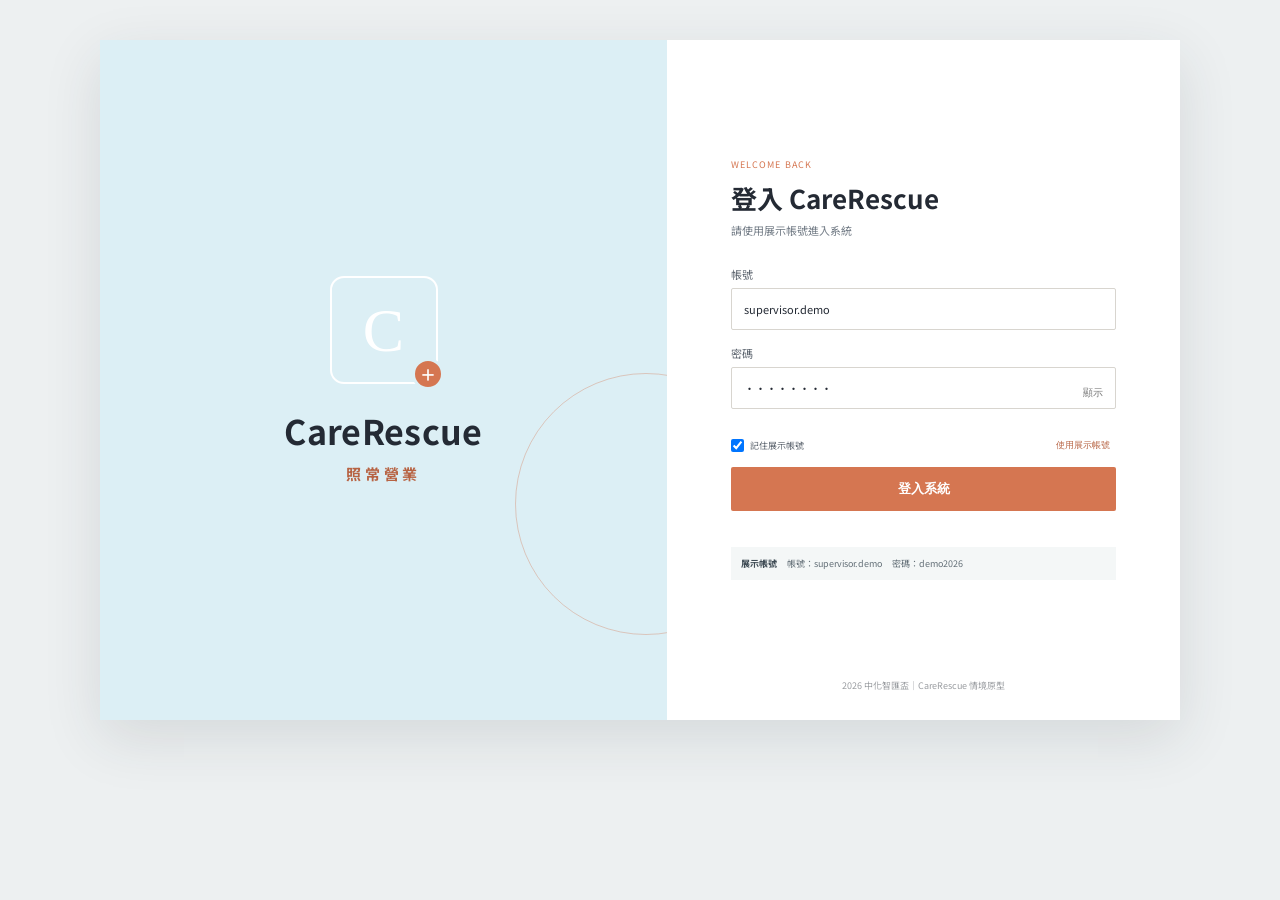
<file: index.html>
<!doctype html>
<html lang="zh-Hant">
<head>
  <meta charset="UTF-8" />
  <meta name="viewport" content="width=device-width, initial-scale=1.0" />
  <title>CareRescue 居服異動與量能救援台</title>
  <link rel="preconnect" href="https://fonts.googleapis.com">
  <link rel="preconnect" href="https://fonts.gstatic.com" crossorigin>
  <link href="https://fonts.googleapis.com/css2?family=Noto+Sans+TC:wght@400;500;600;700;800&display=swap" rel="stylesheet">
  <link rel="stylesheet" href="styles.css" />
</head>
<body>
  <aside class="sidebar">
    <div class="brand"><span class="brand-mark">C</span><div><strong>CareRescue</strong><small>居服異動與量能救援台</small></div></div>
    <nav id="nav">
      <button class="nav-item active" data-view="dashboard"><span>⌂</span>今日量能總覽</button>
      <button class="nav-item" data-view="events"><span>▣</span>異動事件</button>
      <button class="nav-item" data-view="leave"><span>◷</span>請假管理</button>
      <button class="nav-item" data-view="rescue"><span>✦</span>救援決策台 <b>3</b></button>
      <button class="nav-item" data-view="tracking"><span>✓</span>通知與追蹤</button>
      <button class="nav-item" data-view="people"><span>♙</span>人員與班表</button>
      <button class="nav-item" data-view="analytics"><span>▥</span>量能分析</button>
    </nav>
    <div class="principle"><strong>決策原則</strong><p>AI 提供篩選、排序與風險說明，最終派班決策由居督確認。</p></div>
    <div class="user"><span>林</span><div><strong>林怡君</strong><small>居家服務督導員</small></div></div>
  </aside>

  <main>
    <header><div><p class="eyebrow">CareRescue｜臨時異動決策支援</p><h1 id="page-title">今日量能總覽</h1></div><div class="header-actions"><span class="sync" id="login-role">居督模式</span><span class="sync">▣ 2025-08-25（一）</span><button class="logout-btn" id="logout">登出</button></div></header>

    <section id="dashboard" class="view active">
      <div class="alert-banner"><div class="pulse">!</div><div><strong>08:10 收到照服員 A 臨時請假</strong><p>3 個班次受到影響，系統已依個案風險排定處理順序。</p></div><button data-open-rescue>前往處理 →</button></div>
      <div class="stats">
        <article><span>待處理異動</span><strong class="danger">3</strong><small>需於 30 分鐘內確認</small></article>
        <article><span>今日服務班次</span><strong>48</strong><small>45 正常｜3 待處理</small></article>
        <article><span>可支援人力</span><strong>7</strong><small>已通過基本資格檢核</small></article>
        <article><span>今日量能</span><strong class="success">92%</strong><small>較上週平均 +3%</small></article>
      </div>
      <div class="section-title"><div><h2>受影響服務</h2><p>依個案風險、不可中斷性與時限排序</p></div><span>最後更新 08:12</span></div>
      <div class="case-grid" id="case-grid"></div>
      <div class="two-col">
        <article class="panel"><div class="panel-head"><h3>今日時段量能</h3><span>可用人力／需求</span></div><div class="capacity-bars" id="capacity-bars"></div></article>
        <article class="panel"><div class="panel-head"><h3>異動原因</h3><span>近 30 日</span></div><div class="donut-wrap"><div class="donut"><span>38<small>件異動</small></span></div><ul><li><i class="c1"></i>臨時請假 <b>42%</b></li><li><i class="c2"></i>服務延誤 <b>26%</b></li><li><i class="c3"></i>需求變更 <b>18%</b></li><li><i class="c4"></i>其他 <b>14%</b></li></ul></div></article>
      </div>
    </section>

    <section id="rescue" class="view">
      <div class="rescue-layout">
        <aside class="queue"><div class="queue-head"><h2>待處理服務</h2><span>3</span></div><div id="queue-list"></div></aside>
        <div class="decision">
          <div class="case-head"><div><span class="risk high" id="detail-risk">高風險</span><h2 id="detail-name">個案 C-017</h2><p id="detail-meta">09:00–10:00｜北投區｜備餐與身體照顧</p></div><div class="deadline">建議於 <strong id="detail-deadline">08:30</strong> 前完成</div></div>
          <div class="rules"><h3>服務限制與硬性條件</h3><div id="rule-tags"></div></div>
          <div class="recommend-head"><div><h3>候選補班方案</h3><p>已排除資格、時程與工時不符者；依風險與整體影響排序。</p></div><button class="outline" id="show-filter">查看篩選紀錄</button></div>
          <div id="candidate-list"></div>
          <section class="manual-assign">
            <div class="manual-title"><div><h3>自行選派照服員</h3><p>不採用推薦方案時，可從完整人員名單自行指定。系統會保留規則檢核與決策紀錄。</p></div><span>居督決策</span></div>
            <div class="manual-controls">
              <label>選擇照服員<select id="manual-caregiver"></select></label>
              <button id="check-manual">檢查並選派</button>
            </div>
            <div id="manual-result" class="manual-result"></div>
          </section>
          <div class="decision-note"><strong>AI 說明</strong><p>推薦順序是輔助資訊，不會自動派班。請確認個案需求與照服員意願後再做決策。</p></div>
        </div>
      </div>
    </section>

    <section id="events" class="view">
      <div class="people-toolbar title-only-toolbar"><div class="people-actions"><select id="event-filter"><option value="all">全部狀態</option><option value="pending">待處理</option><option value="assigned">已補班</option><option value="closed">已結案</option></select><button id="add-event">＋ 建立異動</button></div></div>
      <div class="panel table-panel"><table><thead><tr><th>事件時間</th><th>服務時間</th><th>個案</th><th>異動原因</th><th>風險</th><th>狀態</th><th>處理</th></tr></thead><tbody id="event-body"></tbody></table></div>
    </section>

    <section id="leave" class="view">
      <div class="people-toolbar title-only-toolbar"><div class="people-actions"><a class="mobile-entry" href="mobile-leave.html" target="_blank">開啟手機請假畫面</a><select id="leave-filter"><option value="all">全部申請</option><option value="pending">待審核</option><option value="approved">已核准</option><option value="rejected">已退回</option></select><button id="add-leave">＋ 模擬照服員請假</button></div></div>
      <div class="leave-summary"><div><span>待審核</span><strong id="leave-pending-count">0</strong></div><div><span>今日請假人數</span><strong id="leave-today-count">0</strong></div><div><span>受影響班次</span><strong id="leave-shift-count">0</strong></div></div>
      <div class="panel table-panel"><table><thead><tr><th>申請時間</th><th>照服員</th><th>請假日期／時段</th><th>類型與原因</th><th>影響班次</th><th>狀態</th><th>審核</th></tr></thead><tbody id="leave-body"></tbody></table></div>
    </section>

    <section id="tracking" class="view">
      <div class="section-title title-only-toolbar"><button class="outline" id="export-log">匯出紀錄</button></div>
      <div class="panel table-panel"><table><thead><tr><th>時間</th><th>服務／對象</th><th>異動內容</th><th>通知對象</th><th>狀態</th><th>決策者</th></tr></thead><tbody id="log-body"></tbody></table></div>
    </section>

    <section id="people" class="view">
      <div class="people-toolbar title-only-toolbar"><div class="people-actions"><label>班表日期<input type="date" id="schedule-date" value="2025-08-25"></label><button id="add-person" class="secondary-action">＋ 新增人員</button><button id="add-shift">＋ 新增班次</button></div></div>
      <div class="people-layout">
        <aside class="staff-panel panel"><div class="staff-search"><input id="staff-search" placeholder="搜尋姓名或區域"></div><div id="staff-list"></div></aside>
        <div class="schedule-panel panel">
          <div class="schedule-head"><div><h3 id="staff-name">陳美玲</h3><p id="staff-profile">北投區｜身體照顧、備餐</p></div><div><strong id="staff-hours">5.0 小時</strong><small>當日已排工時</small></div></div>
          <div class="schedule-scale"><span>08:00</span><span>10:00</span><span>12:00</span><span>14:00</span><span>16:00</span><span>18:00</span></div>
          <div id="schedule-list" class="schedule-list"></div>
          <div class="schedule-legend"><span><i class="service"></i>已排服務</span><span><i class="travel"></i>交通緩衝</span><span><i class="available"></i>可支援時段</span></div>
        </div>
      </div>
    </section>

    <section id="analytics" class="view">
      <div class="stats analytics-stats"><article><span>平均處理時間</span><strong>10.4<small> 分鐘</small></strong><small>模擬基準 45 分鐘</small></article><article><span>服務維持率</span><strong class="success">96.8%</strong><small>必要服務不中斷</small></article><article><span>方案採用率</span><strong>78%</strong><small>居督採用首選方案</small></article><article><span>負荷集中度</span><strong>低</strong><small>補班分布較上月均衡</small></article></div>
      <div class="two-col"><article class="panel"><div class="panel-head"><h3>近 7 日異動處理</h3><span>件數</span></div><div class="chart" id="weekly-chart"></div></article><article class="panel"><div class="panel-head"><h3>高風險缺口</h3><span>依區域</span></div><div class="area-list"><div><span>北投區</span><progress value="8" max="10"></progress><b>8</b></div><div><span>士林區</span><progress value="6" max="10"></progress><b>6</b></div><div><span>內湖區</span><progress value="4" max="10"></progress><b>4</b></div><div><span>中山區</span><progress value="3" max="10"></progress><b>3</b></div></div></article></div>
      <article class="panel roadmap"><div class="panel-head"><h3>驗證 Roadmap</h3><span>先證明決策有用，再讓系統變聰明</span></div><div class="roadmap-steps"><div class="done"><b>1</b><strong>情境原型</strong><small>流程與介面驗證</small></div><div class="current"><b>2</b><strong>規則驗證</strong><small>專家檢核限制條件</small></div><div><b>3</b><strong>實務模擬</strong><small>歷史案例回放</small></div><div><b>4</b><strong>小規模試辦</strong><small>真實場域驗證</small></div></div></article>
    </section>
  </main>

  <div class="modal" id="modal"><div class="modal-card"><button class="close" id="close-modal">×</button><div id="modal-content"></div></div></div>
  <div class="toast" id="toast"></div>
  <script src="app.js"></script>
</body>
</html>
</file>
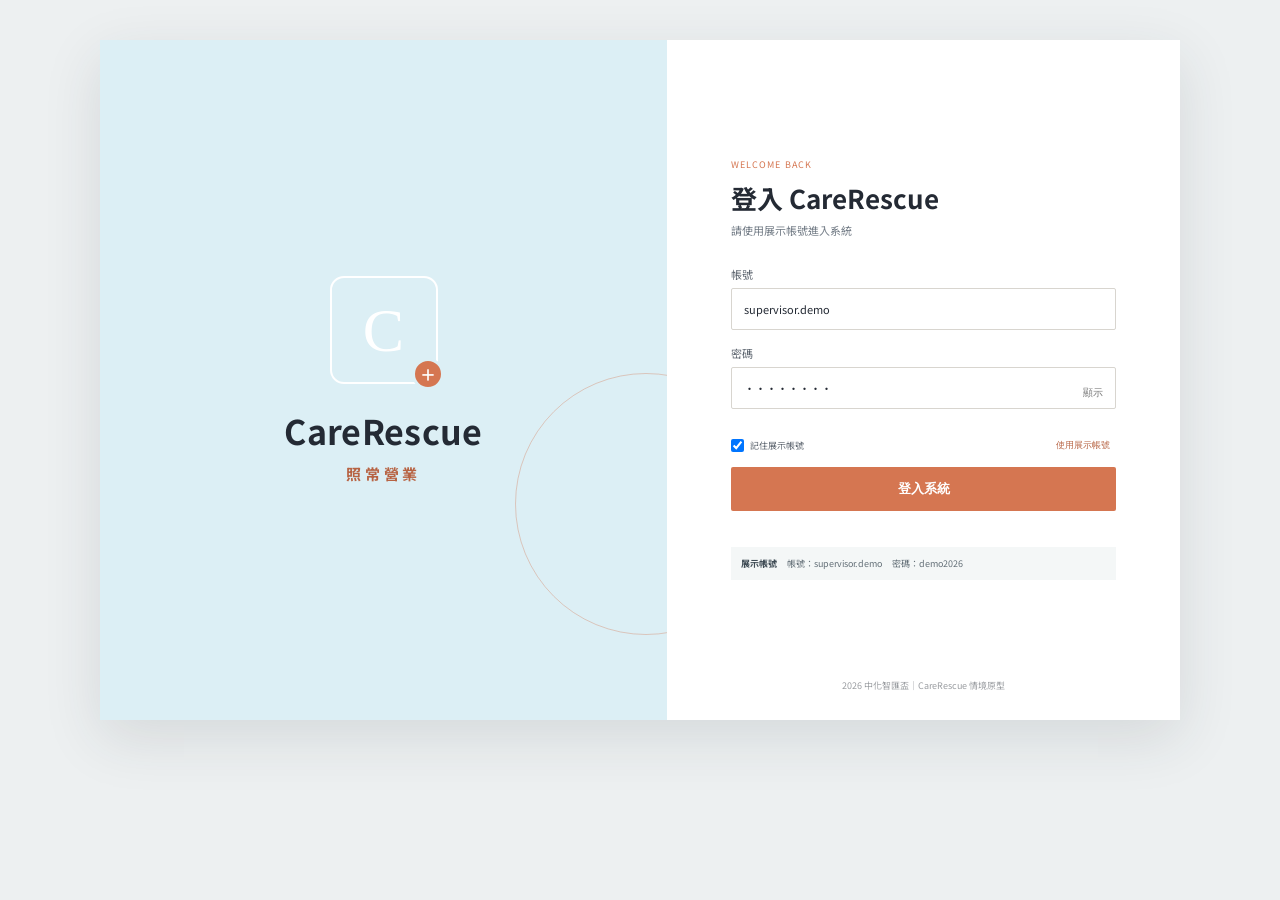
<file: login.html>
<!doctype html>
<html lang="zh-Hant">
<head>
  <meta charset="UTF-8">
  <meta name="viewport" content="width=device-width,initial-scale=1">
  <title>CareRescue 登入</title>
  <link rel="preconnect" href="https://fonts.googleapis.com">
  <link rel="preconnect" href="https://fonts.gstatic.com" crossorigin>
  <link href="https://fonts.googleapis.com/css2?family=Noto+Sans+TC:wght@400;500;600;700&display=swap" rel="stylesheet">
  <link rel="stylesheet" href="login.css">
  <link rel="stylesheet" href="brand-login.css">
</head>
<body>
  <main class="login-shell">
    <section class="login-story">
      <div class="story-copy brand-center"><div class="hero-logo"><span class="brand-symbol"><b>C</b><i>＋</i></span><strong>CareRescue</strong><small>照常營業</small></div></div>
    </section>
    <section class="login-panel">
      <form id="login-form">
        <div class="form-title"><small>WELCOME BACK</small><h2>登入 CareRescue</h2><p>請使用展示帳號進入系統</p></div>
        <label>帳號<input id="account" value="supervisor.demo" autocomplete="username"></label>
        <label>密碼<div class="password-field"><input id="password" type="password" value="demo2026" autocomplete="current-password"><button type="button" id="toggle-password">顯示</button></div></label>
        <div class="login-options"><label><input type="checkbox" checked> 記住展示帳號</label><button type="button" id="fill-demo">使用展示帳號</button></div>
        <button class="login-submit" type="submit">登入系統</button>
        <p class="login-error" id="login-error"></p>
        <div class="demo-info"><strong>展示帳號</strong><span>帳號：supervisor.demo</span><span>密碼：demo2026</span></div>
      </form>
      <footer>2026 中化智匯盃｜CareRescue 情境原型</footer>
    </section>
  </main>
  <script src="login.js"></script>
</body>
</html>
</file>
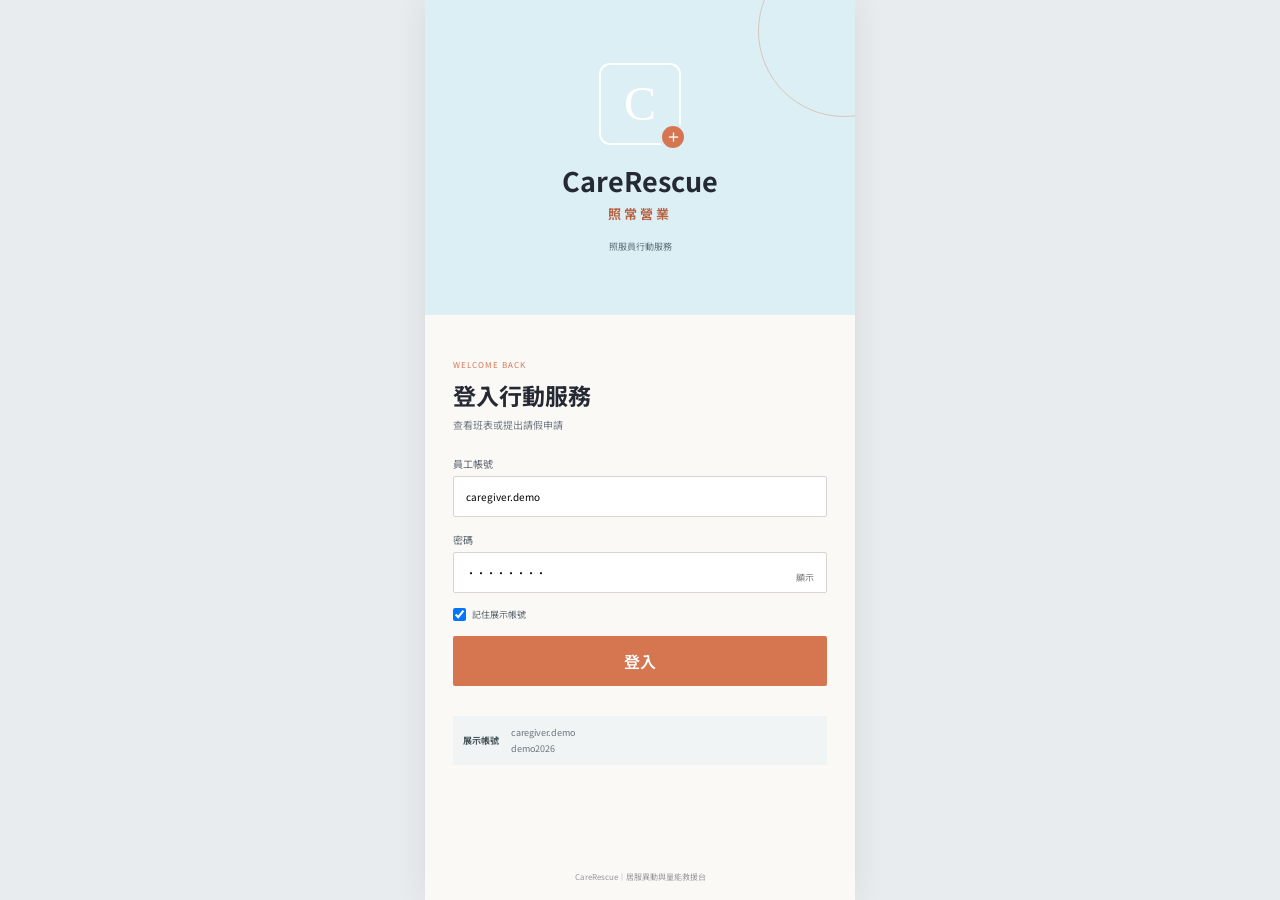
<file: mobile-leave.html>
<!doctype html>
<html lang="zh-Hant">
<head>
  <meta charset="UTF-8">
  <meta name="viewport" content="width=device-width,initial-scale=1,maximum-scale=1">
  <title>CareRescue 照服員請假</title>
  <link rel="preconnect" href="https://fonts.googleapis.com">
  <link rel="preconnect" href="https://fonts.gstatic.com" crossorigin>
  <link href="https://fonts.googleapis.com/css2?family=Noto+Sans+TC:wght@400;500;600;700&display=swap" rel="stylesheet">
  <link rel="stylesheet" href="mobile-leave.css">
  <link rel="stylesheet" href="mobile-icons.css">
</head>
<body>
  <main class="phone-app">
    <header><div class="mobile-brand"><span>C</span><div><strong>CareRescue</strong><small>照服員行動服務</small></div></div><button id="mobile-logout">登出</button></header>
    <section class="welcome"><p>早安，</p><h1>陳美玲</h1><span id="today"></span></section>
    <section class="next-shift"><div><small>下一個服務</small><strong>08:00–09:00</strong><p>C-031｜北投區｜備餐服務</p></div><span>準時</span></section>
    <section class="leave-card">
      <div class="section-heading"><div><small>LEAVE REQUEST</small><h2>提出請假申請</h2></div><span>尚未送出</span></div>
      <form id="leave-form">
        <label>請假日期<input id="m-date" type="date" required></label>
        <div class="time-row"><label>開始時間<input id="m-start" type="time" value="09:00" required></label><label>結束時間<input id="m-end" type="time" value="18:00" required></label></div>
        <label>請假類型<select id="m-type"><option>臨時病假</option><option>事假</option><option>家庭照顧假</option><option>公假</option><option>其他</option></select></label>
        <label>原因說明<textarea id="m-reason" rows="3" placeholder="請簡要說明請假原因" required></textarea></label>
        <label class="urgent"><input id="m-urgent" type="checkbox"><span><strong>緊急請假</strong><small>距離服務開始不到 2 小時，請勾選此項</small></span></label>
        <div class="impact"><b>i</b><p>送出後，居督將收到通知並確認受影響班次。請假核准前，原班表仍然有效。</p></div>
        <button class="submit" type="submit">送出請假申請</button>
      </form>
    </section>
    <section class="history"><div class="section-heading"><h2>最近申請</h2><button id="refresh">更新</button></div><div id="mobile-history"></div></section>
    <nav><button class="active">⌂<span>首頁</span></button><button class="schedule-tab"><i class="calendar-grid" aria-hidden="true"></i><span>班表</span></button><button>◷<span>請假</span></button><button>○<span>我的</span></button></nav>
  </main>
  <div class="mobile-toast" id="mobile-toast"></div>
  <script src="mobile-leave.js"></script>
</body>
</html>
</file>
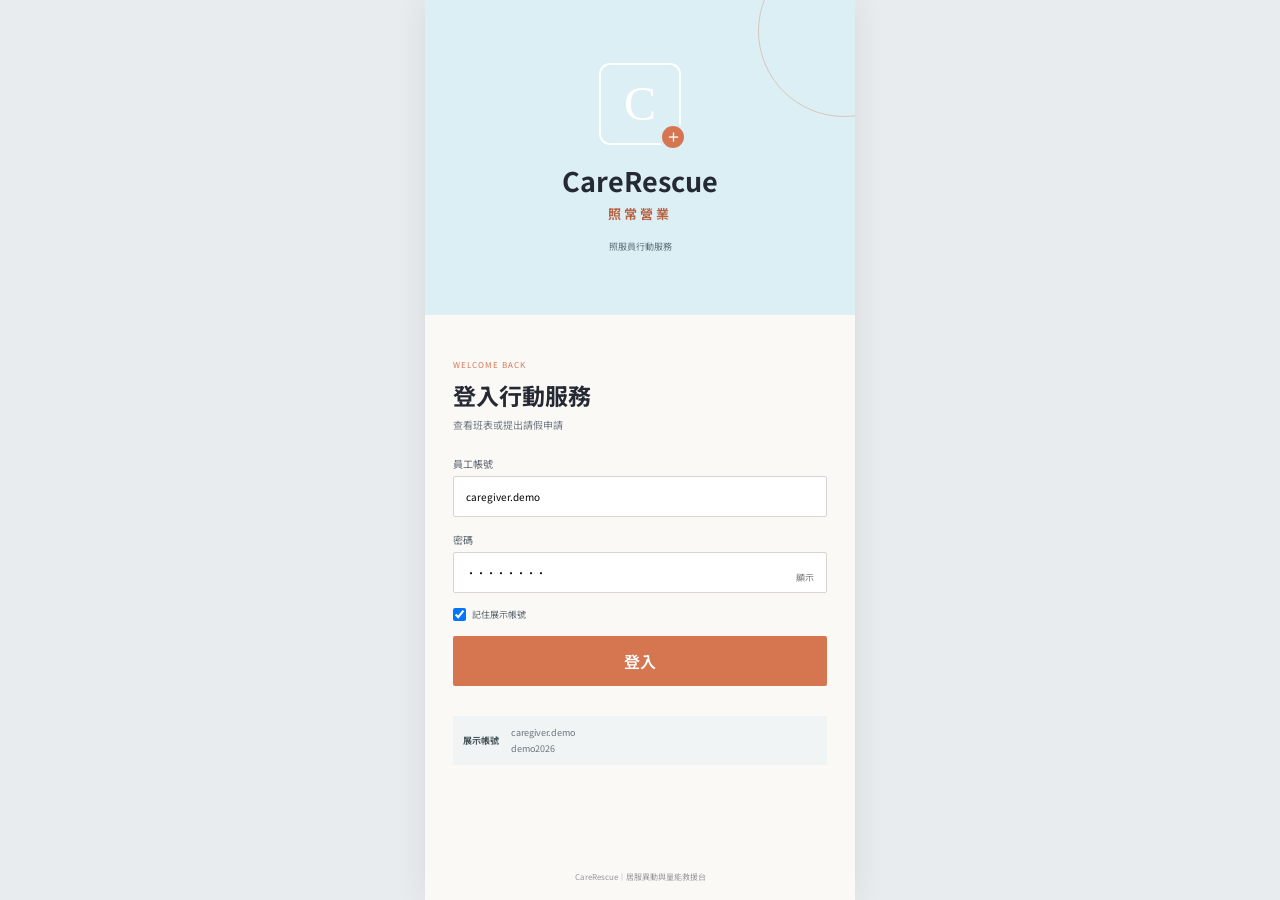
<file: mobile-login.html>
<!doctype html>
<html lang="zh-Hant">
<head>
  <meta charset="UTF-8">
  <meta name="viewport" content="width=device-width,initial-scale=1,maximum-scale=1">
  <title>CareRescue 行動登入</title>
  <link rel="preconnect" href="https://fonts.googleapis.com">
  <link rel="preconnect" href="https://fonts.gstatic.com" crossorigin>
  <link href="https://fonts.googleapis.com/css2?family=Noto+Sans+TC:wght@400;500;600;700&display=swap" rel="stylesheet">
  <link rel="stylesheet" href="mobile-login.css">
</head>
<body>
  <main class="mobile-login">
    <section class="mobile-login-brand">
      <div class="mobile-logo"><b>C</b><i>＋</i></div>
      <h1>CareRescue</h1>
      <p>照常營業</p>
      <small>照服員行動服務</small>
    </section>
    <section class="mobile-login-form">
      <div class="login-heading"><small>WELCOME BACK</small><h2>登入行動服務</h2><p>查看班表或提出請假申請</p></div>
      <form id="mobile-login-form">
        <label>員工帳號<input id="mobile-account" value="caregiver.demo" autocomplete="username"></label>
        <label>密碼<div class="mobile-password"><input id="mobile-password" type="password" value="demo2026" autocomplete="current-password"><button type="button" id="mobile-toggle">顯示</button></div></label>
        <label class="remember"><input type="checkbox" checked><span>記住展示帳號</span></label>
        <button class="mobile-login-submit" type="submit">登入</button>
        <p id="mobile-login-error"></p>
      </form>
      <div class="mobile-demo"><strong>展示帳號</strong><span>caregiver.demo</span><span>demo2026</span></div>
    </section>
    <footer>CareRescue｜居服異動與量能救援台</footer>
  </main>
  <script src="mobile-login.js"></script>
</body>
</html>
</file>
<file: styles.css>
:root{--ink:#17213b;--muted:#6d7890;--line:#e8eaf2;--bg:#f6f7fb;--purple:#6f55d9;--purple2:#8a73e8;--blue:#54b8d0;--danger:#ed5f67;--warn:#f4a640;--green:#32a878;--shadow:0 10px 28px rgba(42,37,84,.08)}
*{box-sizing:border-box}body{margin:0;background:var(--bg);font-family:'Noto Sans TC',sans-serif;color:var(--ink)}button{font:inherit}.sidebar{position:fixed;inset:0 auto 0 0;width:250px;background:#fff;border-right:1px solid var(--line);padding:24px 18px;display:flex;flex-direction:column;z-index:3}.brand{display:flex;align-items:center;gap:12px;padding:0 8px 28px}.brand-mark{display:grid;place-items:center;width:42px;height:42px;border-radius:14px;color:#fff;font-size:24px;font-weight:800;background:linear-gradient(135deg,var(--blue),var(--purple))}.brand div,.user div{display:flex;flex-direction:column}.brand small,.user small{font-size:11px;color:var(--muted);margin-top:2px}.nav-item{width:100%;border:0;background:transparent;color:#5f6981;padding:13px 14px;border-radius:12px;text-align:left;margin:3px 0;cursor:pointer;font-weight:600;display:flex;align-items:center;gap:12px}.nav-item span{font-size:18px;width:20px}.nav-item b{margin-left:auto;background:#fce9ec;color:var(--danger);border-radius:10px;padding:2px 7px;font-size:11px}.nav-item:hover,.nav-item.active{background:#f0edff;color:#5c45c5}.principle{margin-top:auto;background:linear-gradient(145deg,#f3f0ff,#edf8fb);padding:16px;border-radius:15px;font-size:12px}.principle p{color:var(--muted);line-height:1.65;margin:7px 0 0}.user{display:flex;align-items:center;gap:10px;margin-top:18px;padding:12px 8px;border-top:1px solid var(--line)}.user>span{width:36px;height:36px;border-radius:50%;display:grid;place-items:center;background:#e9e4ff;color:var(--purple);font-weight:700}main{margin-left:250px;min-height:100vh;padding:0 38px 42px}header{height:104px;display:flex;align-items:center;justify-content:space-between}h1{font-size:27px;margin:3px 0}.eyebrow{margin:0;color:var(--purple);font-size:12px;font-weight:700}.header-actions{display:flex;align-items:center;gap:10px}.sync{font-size:12px;color:var(--green);background:#e9f8f1;padding:8px 12px;border-radius:18px}.icon-btn{width:38px;height:38px;border:1px solid var(--line);background:#fff;border-radius:11px;cursor:pointer}.view{display:none}.view.active{display:block}.alert-banner{display:flex;align-items:center;gap:15px;background:linear-gradient(95deg,#fff5f3,#fff);border:1px solid #ffd7d3;border-left:4px solid var(--danger);padding:18px 20px;border-radius:15px;box-shadow:var(--shadow)}.alert-banner .pulse{width:38px;height:38px;border-radius:50%;display:grid;place-items:center;background:var(--danger);color:#fff;font-weight:800}.alert-banner p{margin:3px 0;color:var(--muted);font-size:13px}.alert-banner button{margin-left:auto;border:0;border-radius:10px;padding:10px 16px;background:var(--danger);color:#fff;cursor:pointer}.stats{display:grid;grid-template-columns:repeat(4,1fr);gap:16px;margin:20px 0}.stats article,.panel{background:#fff;border:1px solid var(--line);border-radius:16px;box-shadow:var(--shadow)}.stats article{padding:19px;display:flex;flex-direction:column}.stats span{font-size:13px;color:var(--muted)}.stats strong{font-size:29px;margin:8px 0}.stats small{color:var(--muted)}.danger{color:var(--danger)!important}.success{color:var(--green)!important}.section-title,.panel-head,.recommend-head,.case-head{display:flex;justify-content:space-between;align-items:flex-end;margin:27px 0 14px}.section-title h2,.section-title p,.panel-head h3,.recommend-head h3,.recommend-head p{margin:0}.section-title p,.recommend-head p{font-size:12px;color:var(--muted);margin-top:5px}.section-title>span,.panel-head>span{font-size:11px;color:var(--muted)}.case-grid{display:grid;grid-template-columns:repeat(3,1fr);gap:16px}.case-card{background:#fff;border:1px solid var(--line);border-top:4px solid var(--warn);padding:18px;border-radius:15px;box-shadow:var(--shadow);cursor:pointer;transition:.2s}.case-card:hover{transform:translateY(-3px);box-shadow:0 15px 35px rgba(42,37,84,.13)}.case-card.high{border-top-color:var(--danger)}.case-card.low{border-top-color:var(--green)}.case-card h3{margin:12px 0 3px}.case-card p,.case-card small{color:var(--muted);font-size:12px}.case-card .time{font-size:22px;font-weight:800}.risk{font-size:11px;border-radius:15px;padding:4px 9px;background:#fff3de;color:#b36a09;font-weight:700}.risk.high{background:#fdebed;color:var(--danger)}.risk.low{background:#e9f8f1;color:var(--green)}.card-footer{display:flex;justify-content:space-between;align-items:center;border-top:1px solid var(--line);margin-top:15px;padding-top:12px}.card-footer b{color:var(--purple);font-size:12px}.two-col{display:grid;grid-template-columns:1.25fr 1fr;gap:16px;margin-top:20px}.panel{padding:20px}.panel-head{margin:0 0 18px}.capacity-bars>div{display:grid;grid-template-columns:55px 1fr 60px;align-items:center;gap:12px;margin:15px 0;font-size:12px}.bar{height:9px;background:#edf0f6;border-radius:9px;overflow:hidden}.bar i{display:block;height:100%;border-radius:9px;background:linear-gradient(90deg,var(--blue),var(--purple))}.donut-wrap{display:flex;align-items:center;justify-content:space-around}.donut{width:135px;height:135px;border-radius:50%;background:conic-gradient(var(--purple) 0 42%,var(--blue) 42% 68%,#f0a85d 68% 86%,#ddd 86%);display:grid;place-items:center;position:relative}.donut:before{content:'';position:absolute;width:83px;height:83px;border-radius:50%;background:#fff}.donut span{z-index:1;font-size:25px;font-weight:800;text-align:center}.donut small{display:block;font-size:10px;color:var(--muted)}.donut-wrap ul{list-style:none;padding:0;margin:0}.donut-wrap li{display:grid;grid-template-columns:12px 90px 35px;align-items:center;font-size:12px;margin:11px}.donut-wrap i{width:8px;height:8px;border-radius:50%;background:var(--purple)}.donut-wrap .c2{background:var(--blue)}.donut-wrap .c3{background:#f0a85d}.donut-wrap .c4{background:#ddd}.rescue-layout{display:grid;grid-template-columns:290px 1fr;gap:20px;min-height:720px}.queue,.decision{background:#fff;border:1px solid var(--line);border-radius:16px}.queue{padding:14px}.queue-head{display:flex;align-items:center;justify-content:space-between;padding:4px 8px 14px}.queue-head h2{font-size:17px}.queue-head span{background:#fdebed;color:var(--danger);padding:3px 9px;border-radius:10px}.queue-item{border:1px solid var(--line);border-radius:12px;padding:13px;margin-bottom:10px;cursor:pointer}.queue-item.active{border-color:#a99bea;background:#f7f5ff}.queue-item p,.queue-item small{font-size:11px;color:var(--muted);margin:5px 0}.decision{padding:24px}.case-head{align-items:center;margin:0 0 18px}.case-head h2{margin:8px 0 3px}.case-head p{margin:0;color:var(--muted);font-size:13px}.deadline{font-size:12px;background:#fff3de;padding:10px 13px;border-radius:9px}.rules{background:#f8f9fc;padding:15px;border-radius:12px}.rules h3{font-size:13px;margin:0 0 10px}.rules span{display:inline-block;font-size:11px;background:#fff;border:1px solid #dddfea;border-radius:15px;padding:5px 9px;margin:3px}.outline{border:1px solid #d9d4ee;color:var(--purple);background:#fff;padding:8px 12px;border-radius:9px;cursor:pointer}.candidate{display:grid;grid-template-columns:1fr 105px 110px;gap:14px;border:1px solid var(--line);border-radius:14px;padding:16px;margin:12px 0;align-items:center}.candidate.top{border:2px solid #9685e6;background:#fcfbff}.candidate h4{margin:0}.candidate p{font-size:11px;color:var(--muted);margin:6px 0}.candidate .score{text-align:center;font-size:11px;color:var(--muted)}.candidate .score strong{display:block;color:var(--purple);font-size:23px}.candidate button{border:0;background:var(--purple);color:#fff;border-radius:9px;padding:10px;cursor:pointer}.candidate:not(.top) button{background:#fff;color:var(--purple);border:1px solid #d7d0f3}.tags span{font-size:10px;color:#53617a;background:#eef1f7;padding:3px 6px;border-radius:5px;margin-right:4px}.decision-note{display:flex;gap:10px;background:#eef8fa;border-left:3px solid var(--blue);padding:12px;font-size:11px}.decision-note p{margin:0;color:var(--muted)}.table-panel{overflow:auto}table{width:100%;border-collapse:collapse;font-size:12px}th{text-align:left;color:var(--muted);font-weight:500;background:#f8f9fc}th,td{padding:14px;border-bottom:1px solid var(--line)}.status{padding:4px 8px;border-radius:12px;background:#fff3de;color:#a56a18}.status.done{background:#e9f8f1;color:var(--green)}.analytics-stats small strong{font-size:inherit}.chart{height:220px;display:flex;align-items:flex-end;gap:19px;padding:20px 12px 0;border-bottom:1px solid var(--line)}.chart div{flex:1;background:linear-gradient(180deg,var(--purple2),#bcb2ef);border-radius:8px 8px 0 0;position:relative}.chart span{position:absolute;bottom:-25px;width:100%;text-align:center;font-size:10px;color:var(--muted)}.chart b{position:absolute;top:-22px;width:100%;text-align:center;font-size:10px}.area-list>div{display:grid;grid-template-columns:60px 1fr 20px;gap:12px;align-items:center;margin:20px 0;font-size:12px}progress{width:100%;accent-color:var(--purple)}.roadmap{margin-top:20px}.roadmap-steps{display:grid;grid-template-columns:repeat(4,1fr);gap:0}.roadmap-steps div{position:relative;padding:15px 10px;text-align:center;border-top:3px solid #ddd}.roadmap-steps div.done,.roadmap-steps div.current{border-color:var(--purple)}.roadmap-steps b{display:grid;place-items:center;margin:-30px auto 9px;width:27px;height:27px;border-radius:50%;background:#ddd;color:#fff}.roadmap-steps .done b,.roadmap-steps .current b{background:var(--purple)}.roadmap-steps strong,.roadmap-steps small{display:block;font-size:12px}.roadmap-steps small{color:var(--muted);margin-top:4px}.modal{display:none;position:fixed;inset:0;background:rgba(22,26,45,.45);z-index:10;place-items:center}.modal.show{display:grid}.modal-card{position:relative;background:#fff;width:min(560px,90vw);border-radius:18px;padding:28px;box-shadow:0 25px 70px rgba(0,0,0,.25)}.close{position:absolute;right:15px;top:12px;border:0;background:transparent;font-size:27px;color:var(--muted);cursor:pointer}.filter-row{display:flex;gap:12px;padding:12px 0;border-bottom:1px solid var(--line);font-size:12px}.filter-row i{font-style:normal;color:var(--green)}.filter-row.fail i{color:var(--danger)}.toast{position:fixed;right:28px;bottom:28px;background:#26304a;color:#fff;padding:13px 18px;border-radius:10px;opacity:0;transform:translateY(15px);transition:.25s;z-index:20;font-size:13px}.toast.show{opacity:1;transform:translateY(0)}
@media(max-width:1000px){.sidebar{width:205px}.brand small{display:none}main{margin-left:205px;padding:0 20px}.stats,.case-grid{grid-template-columns:repeat(2,1fr)}.rescue-layout{grid-template-columns:240px 1fr}.candidate{grid-template-columns:1fr 80px}.candidate button{grid-column:1/-1}.two-col{grid-template-columns:1fr}}@media(max-width:720px){.sidebar{position:static;width:100%;height:auto}.principle,.user{display:none}.sidebar nav{display:flex;overflow:auto}.nav-item{min-width:160px}main{margin:0;padding:0 14px 30px}header{height:90px}.header-actions{display:none}.stats,.case-grid{grid-template-columns:1fr}.rescue-layout{grid-template-columns:1fr}.queue{max-height:270px;overflow:auto}.roadmap-steps{grid-template-columns:1fr}.roadmap-steps div{margin-top:24px}}

/* 簡報視覺語言：暖白底、粉彩藍側欄、橘藍黃風險識別 */
:root{--ink:#222332;--muted:#717789;--line:#ece8e1;--bg:#fffdfa;--purple:#8e69ca;--purple2:#aa91d5;--blue:#57a7d9;--danger:#ef7048;--warn:#efb43d;--green:#68a891;--shadow:0 5px 18px rgba(62,76,104,.07)}
body{background:linear-gradient(120deg,#fff 0%,#fffdf9 70%,#fbf7ff 100%)}
body:before,body:after{content:"";position:fixed;border:2px solid #a884d5;border-radius:50%;z-index:-1;opacity:.7}body:before{width:90px;height:90px;right:-20px;top:80px}body:after{width:56px;height:56px;right:75px;top:18px;border-color:#76c6b6}
.sidebar{width:190px;background:linear-gradient(180deg,#d9f1f8 0%,#d7eff7 68%,#cbeaf5 100%);border:0;padding:30px 16px}.brand{padding:0 8px 34px;gap:8px;color:#fff}.brand-mark{background:transparent;border:2px solid rgba(255,255,255,.9);width:34px;height:34px;border-radius:50%;font-size:19px}.brand strong{font-size:14px}.brand small{display:none}.nav-item{color:#44556f;border-radius:5px;padding:11px 12px;margin:4px 0;font-size:12px}.nav-item.active,.nav-item:hover{background:#fff;color:#e56b3f;box-shadow:0 4px 12px rgba(95,148,170,.13)}.nav-item b{background:#fff0e9;color:#e56b3f}.principle{background:rgba(255,255,255,.55);border:1px solid rgba(255,255,255,.8);border-radius:9px;padding:12px}.user{border-color:rgba(255,255,255,.65)}main{margin-left:190px;max-width:1480px;padding:0 52px 45px}header{height:112px;border-bottom:1px solid #f1eee9;margin-bottom:22px}.eyebrow{color:#d47a50;letter-spacing:.08em}.sync{background:transparent;color:#555;border:0}.icon-btn{border:0;background:transparent}.intro-copy{position:relative;margin:0 0 16px}.intro-copy h2{margin:0;font-size:20px}.intro-copy p{color:#d57b52;font-weight:600;font-size:12px;margin:5px 0}.intro-copy span{position:absolute;right:0;top:10px;color:#e67143;background:#fff7f1;border:1px solid #f5d7c6;padding:5px 12px;border-radius:16px;font-size:11px}.stats{display:none}.case-grid{display:block;border:1px solid #f0ebe4;border-radius:10px;background:#fff;padding:6px 18px;box-shadow:var(--shadow)}.case-card,.case-card.high,.case-card.low{display:grid;grid-template-columns:80px 140px 1fr 120px;align-items:center;border:0;border-bottom:1px solid #f0ece6!important;border-left:4px solid var(--warn)!important;border-radius:0;box-shadow:none;padding:17px 14px;margin:0;transform:none!important}.case-card.high{border-left-color:var(--danger)!important}.case-card.low{border-left-color:var(--warn)!important}.case-card:last-child{border-bottom:0!important}.case-card .risk{grid-column:4;grid-row:1/4;justify-self:end}.case-card .time{grid-column:1;grid-row:1/4;font-size:19px;color:var(--blue)}.case-card.high .time{color:var(--danger)}.case-card h3{grid-column:2;grid-row:1;margin:0;font-size:14px}.case-card p{grid-column:2;grid-row:2;margin:2px 0}.case-card small{grid-column:3;grid-row:1/3}.card-footer{grid-column:4;grid-row:2;margin:0;padding:0;border:0;justify-self:end}.card-footer span{display:none}.card-footer b{border:1px solid currentColor;border-radius:5px;padding:6px 10px;color:var(--blue)}.case-card.high .card-footer b{color:var(--danger)}.workflow{margin-top:18px;padding:18px 26px}.workflow h3{font-size:13px;margin:0 0 20px}.workflow-line{display:flex;align-items:center;justify-content:space-around}.workflow-line div{text-align:center;min-width:95px}.workflow-line b{display:grid;place-items:center;margin:auto;width:33px;height:33px;border:2px solid currentColor;border-radius:50%}.workflow-line strong,.workflow-line small{display:block;font-size:11px;margin-top:5px}.workflow-line small{color:var(--muted)}.workflow-line i{font-style:normal;color:#a9afba}.workflow-line .blue{color:var(--blue)}.workflow-line .orange{color:var(--danger)}.workflow-line .yellow{color:var(--warn)}.two-col{margin-top:18px}.panel{border-color:#f0ebe4;border-radius:10px;box-shadow:var(--shadow)}.rescue-layout{grid-template-columns:245px 1fr}.queue,.decision{border-color:#eee9e3;border-radius:10px;box-shadow:var(--shadow)}.queue{background:#f7fcfd}.queue-item.active{border-color:#e7ab66;background:#fffaf3}.case-head{border-bottom:1px solid #eee9e3;padding-bottom:18px}.rules{background:#fffaf3;border:1px solid #f3e6d7}.candidate{border-radius:8px;box-shadow:0 3px 12px rgba(63,72,94,.05)}.candidate.top{border-color:#efad84;background:#fffbf7}.candidate.top .score strong{color:var(--danger)}.candidate button{background:#e77950}.candidate:not(.top) button{color:#d87b50;border-color:#e7bba4}.decision-note{background:#f0f8fb;border-left-color:#65afd6}.roadmap-steps .done b,.roadmap-steps .current b{background:#e47b51}.roadmap-steps div.done,.roadmap-steps div.current{border-color:#e47b51}
@media(max-width:1000px){.sidebar{width:175px}main{margin-left:175px;padding:0 24px}.case-card{grid-template-columns:65px 120px 1fr 100px}}@media(max-width:720px){.sidebar{width:100%;padding:12px}.brand{padding:5px 8px 10px;color:#40546a}.nav-item{min-width:118px;padding:10px 8px}main{margin:0;padding:0 14px 30px}.case-grid{padding:5px 14px}.case-card{grid-template-columns:64px minmax(0,1fr) 82px;padding:15px 8px}.case-card .time{grid-column:1;grid-row:1/4}.case-card h3{grid-column:2;grid-row:1}.case-card p{grid-column:2;grid-row:2;margin:3px 0}.case-card small{grid-column:2;grid-row:3;line-height:1.5}.case-card .risk{grid-column:3;grid-row:1;align-self:start}.card-footer{grid-column:3;grid-row:2/4;align-self:center}.card-footer b{font-size:10px;padding:5px 7px}.workflow-line{overflow:auto;justify-content:flex-start;gap:18px}.two-col{grid-template-columns:1fr}.intro-copy p{padding-right:85px}}

/* 混合版本：保留簡報配色，恢復第一版資訊卡與導覽結構 */
.alert-banner{background:linear-gradient(100deg,#fff8f2,#fff);border-color:#f4ddce;border-left-color:var(--danger);border-radius:10px}.alert-banner .pulse{background:var(--danger)}.alert-banner button{background:#e97a50;border-radius:6px}.stats{display:grid}.stats article{border-color:#efe9e2;border-radius:10px;box-shadow:var(--shadow)}.stats strong{color:#34435b}.case-grid{display:grid;grid-template-columns:repeat(3,1fr);gap:16px;padding:0;border:0;background:transparent;box-shadow:none}.case-card,.case-card.high,.case-card.low{display:block;border:1px solid #eee8e1!important;border-top:4px solid var(--warn)!important;border-left:1px solid #eee8e1!important;border-radius:10px;box-shadow:var(--shadow);padding:18px;background:#fff}.case-card.high{border-top-color:var(--danger)!important}.case-card.low{border-top-color:var(--green)!important}.case-card .risk{float:right}.case-card .time{display:block;font-size:22px;color:var(--ink);margin-top:8px}.case-card.high .time{color:var(--ink)}.case-card h3{margin:7px 0 3px;font-size:15px}.case-card p{margin:3px 0}.case-card small{display:block;min-height:20px}.card-footer{display:flex;border-top:1px solid #f0ece7;margin-top:14px;padding-top:11px;justify-content:space-between}.card-footer span{display:inline;color:var(--muted);font-size:10px}.card-footer b,.case-card.high .card-footer b{border:0;padding:0;color:#d87952;font-size:11px}
@media(max-width:1000px){.stats,.case-grid{grid-template-columns:repeat(2,1fr)}}
@media(max-width:720px){.stats,.case-grid{grid-template-columns:1fr}.case-grid{padding:0}.case-card,.case-card.high,.case-card.low{display:block;padding:17px}.case-card .risk{float:right}.case-card small{min-height:0}.card-footer{display:flex}.alert-banner{align-items:flex-start}.alert-banner button{padding:8px 10px;font-size:11px}.stats article{padding:16px}.stats strong{font-size:25px}}

/* 實務系統化：降低模板感、裝飾感與過度卡片化 */
body{background:#faf9f6;color:#252934}
body:before,body:after{display:none}
.sidebar{background:#dceff5;border-right:1px solid #c9e0e8;box-shadow:none}
.brand-mark{border-radius:6px;border:1px solid rgba(255,255,255,.95);font-family:Georgia,serif}
.nav-item{border-radius:4px;font-weight:500;letter-spacing:0}
.nav-item>span{display:none}.nav-item{font-size:14px;padding:13px 14px;line-height:1.35}.nav-item.active,.nav-item:hover{padding-left:11px}.nav-item b{font-size:11px;margin-left:auto}
.nav-item.active,.nav-item:hover{box-shadow:none;border-left:3px solid #dd7650;padding-left:9px}
.nav-item b,.risk,.status{border-radius:4px}
.principle{border-radius:4px;background:rgba(255,255,255,.42)}
.user>span{border-radius:6px;background:#f2e8f5}
main{max-width:none;background:#faf9f6}
header{height:96px;margin-bottom:18px}
header h1{font-size:25px;letter-spacing:.01em}
.eyebrow{font-size:11px;letter-spacing:.04em}
.alert-banner{background:#fff;border:1px solid #e8ded6;border-left:4px solid #df7650;border-radius:4px;box-shadow:none;padding:16px 18px}
.alert-banner .pulse{width:30px;height:30px;border-radius:4px;font-size:14px}
.alert-banner button{background:#d9724c;border-radius:3px;font-size:12px;padding:9px 14px}
.stats{gap:0;background:#fff;border:1px solid #e4e2dc;margin:16px 0 25px}
.stats article{border:0;border-right:1px solid #e8e6e0;border-radius:0;box-shadow:none;padding:16px 19px}
.stats article:last-child{border-right:0}
.stats strong{font-size:26px;margin:5px 0}
.stats small{font-size:11px}
.section-title{margin-top:24px}
.case-grid{gap:12px}
.case-card,.case-card.high,.case-card.low{border-radius:4px;box-shadow:none;padding:17px;border-color:#e4e2dc!important}
.case-card:hover{transform:none;box-shadow:0 2px 7px rgba(40,48,60,.08)}
.case-card .risk{padding:3px 7px;font-weight:600}
.card-footer b,.case-card.high .card-footer b{font-weight:600}
.panel,.queue,.decision{border-radius:4px;box-shadow:none;border-color:#e4e2dc}
.panel{padding:18px}
.bar{border-radius:2px;height:7px}.bar i{border-radius:2px}
.donut{box-shadow:none}
.queue-item{border-radius:3px}.queue-item.active{background:#fff8f0}
.rules{border-radius:3px}.rules span{border-radius:3px}
.candidate,.candidate.top{border-radius:3px;box-shadow:none}
.candidate button,.outline{border-radius:3px}
.decision-note{border-radius:0}
.modal-card{border-radius:5px}
.toast{border-radius:3px}
@media(max-width:720px){.stats{display:grid;gap:0}.stats article{border-right:0;border-bottom:1px solid #e8e6e0}.stats article:last-child{border-bottom:0}}

.manual-assign{margin:20px 0 14px;border-top:1px solid #dedbd5;border-bottom:1px solid #dedbd5;padding:18px 0}.manual-title{display:flex;justify-content:space-between;gap:20px;align-items:flex-start}.manual-title h3,.manual-title p{margin:0}.manual-title p{font-size:11px;color:var(--muted);margin-top:4px}.manual-title>span{font-size:10px;color:#87619d;background:#f2eaf5;border-radius:3px;padding:4px 7px;white-space:nowrap}.manual-controls{display:grid;grid-template-columns:1fr 130px;gap:10px;margin-top:14px}.manual-controls label{font-size:11px;color:var(--muted)}.manual-controls select{display:block;width:100%;margin-top:5px;border:1px solid #d9d6d0;background:#fff;padding:10px;border-radius:3px;color:var(--ink)}.manual-controls>button,.manual-result button{align-self:end;border:0;background:#637b93;color:#fff;padding:10px 12px;border-radius:3px;cursor:pointer}.manual-result{display:none}.manual-result.show{display:flex;align-items:center;justify-content:space-between;gap:15px;margin-top:12px;padding:12px;border-left:3px solid var(--green);background:#f4faf7;font-size:11px}.manual-result.warn{border-left-color:var(--warn);background:#fffaf0}.manual-result.block{border-left-color:var(--danger);background:#fff6f3}.manual-result p{margin:3px 0 0;color:var(--muted);line-height:1.55}.manual-result button{white-space:nowrap;background:#588477}.manual-result.warn button{background:#b58a38}.manual-result.block button{background:#c86a4d}
@media(max-width:720px){.manual-controls{grid-template-columns:1fr}.manual-result{align-items:flex-start;flex-direction:column}.manual-result button{width:100%}}

.people-toolbar{display:flex;justify-content:space-between;align-items:flex-end;margin-bottom:16px}.people-toolbar h2,.people-toolbar p{margin:0}.people-toolbar p{color:var(--muted);font-size:12px;margin-top:4px}.people-actions{display:flex;align-items:flex-end;gap:8px}.people-actions label{font-size:10px;color:var(--muted)}.people-actions input{display:block;margin-top:3px;border:1px solid #d9d6d0;background:#fff;padding:8px;border-radius:3px}.people-actions button{border:0;background:#d9724c;color:#fff;padding:9px 13px;border-radius:3px;cursor:pointer}.people-layout{display:grid;grid-template-columns:310px 1fr;gap:14px}.staff-panel{padding:12px}.staff-search input{width:100%;border:1px solid #ddd9d2;padding:9px;border-radius:3px;margin-bottom:10px}.staff-row{display:grid;grid-template-columns:34px 1fr 38px;gap:9px;align-items:center;width:100%;border:0;border-bottom:1px solid #e9e6df;background:#fff;padding:12px 8px;text-align:left;cursor:pointer}.staff-row.active{background:#fff7f2;border-left:3px solid #d9724c}.staff-row>span{display:grid;place-items:center;width:30px;height:30px;background:#e8f3f6;color:#4f7c8c;border-radius:4px;font-weight:700}.staff-row div{display:flex;flex-direction:column}.staff-row small{color:var(--muted);font-size:9px;margin-top:3px}.staff-row b{font-size:10px;color:var(--muted)}.schedule-panel{padding:20px}.schedule-head{display:flex;justify-content:space-between;border-bottom:1px solid #e5e2dc;padding-bottom:15px}.schedule-head h3,.schedule-head p{margin:0}.schedule-head p{color:var(--muted);font-size:11px;margin-top:4px}.schedule-head>div:last-child{text-align:right}.schedule-head small{display:block;color:var(--muted);font-size:9px}.schedule-scale{display:grid;grid-template-columns:repeat(6,1fr);color:#999;font-size:9px;border-bottom:1px solid #e9e6df;padding:14px 0 6px}.shift-row{display:grid;grid-template-columns:80px 1fr 75px;align-items:center;border-bottom:1px solid #e9e6df;padding:14px 4px}.shift-row time{font-size:16px;font-weight:700;color:#486d80}.shift-row time small{display:block;font-size:9px;color:var(--muted)}.shift-row strong{font-size:12px}.shift-row p{margin:3px 0;color:var(--muted);font-size:10px}.shift-row>span{font-size:9px;color:#4b7d70;background:#edf6f2;padding:4px;border-radius:3px;text-align:center}.empty-schedule{padding:50px;text-align:center;color:var(--muted);font-size:12px}.schedule-legend{display:flex;gap:18px;margin-top:18px;font-size:9px;color:var(--muted)}.schedule-legend i{display:inline-block;width:9px;height:9px;margin-right:4px}.schedule-legend .service{background:#6e9eb2}.schedule-legend .travel{background:#e5b25d}.schedule-legend .available{border:1px solid #83a990}.shift-form{display:grid;gap:12px}.shift-form label{font-size:11px;color:var(--muted)}.shift-form input,.shift-form select{display:block;width:100%;margin-top:4px;padding:9px;border:1px solid #d9d6d0;border-radius:3px;background:#fff}.shift-form>div{display:grid;grid-template-columns:1fr 1fr;gap:10px}.shift-form>button{border:0;background:#d9724c;color:#fff;padding:11px;border-radius:3px;cursor:pointer}
@media(max-width:850px){.people-layout{grid-template-columns:1fr}.staff-panel{max-height:280px;overflow:auto}.people-toolbar{align-items:flex-start;gap:12px}.people-actions{flex-direction:column;align-items:stretch}}
.people-actions .secondary-action{background:#fff;color:#596c7d;border:1px solid #bfc9ce}
.mobile-entry{display:inline-flex;align-items:center;border:1px solid #bfc9ce;background:#fff;color:#596c7d;padding:8px 11px;border-radius:3px;text-decoration:none;font-size:11px}
.title-only-toolbar{justify-content:flex-end;margin-top:0}.section-title.title-only-toolbar{display:flex;justify-content:flex-end;margin:0 0 14px}
.logout-btn{border:1px solid #cfcac2;background:#fff;color:#676d75;padding:7px 10px;border-radius:3px;font-size:10px;cursor:pointer}
.people-actions select{border:1px solid #d9d6d0;background:#fff;padding:8px;border-radius:3px;color:var(--ink)}.table-action{border:1px solid #c9b7aa;background:#fff;color:#b96545;padding:5px 9px;border-radius:3px;cursor:pointer}td small{color:var(--muted)}
.leave-summary{display:grid;grid-template-columns:repeat(3,1fr);border:1px solid #e4e2dc;background:#fff;margin-bottom:14px}.leave-summary div{padding:14px 18px;border-right:1px solid #e4e2dc}.leave-summary div:last-child{border-right:0}.leave-summary span{display:block;color:var(--muted);font-size:10px}.leave-summary strong{display:block;font-size:24px;margin-top:3px}.review-actions{display:flex;gap:5px}.review-actions button{border:1px solid #c9b7aa;background:#fff;color:#b96545;padding:5px 8px;border-radius:3px;cursor:pointer}.review-actions button:first-child{background:#d9724c;color:#fff;border-color:#d9724c}.urgent-text{color:#d85f42}.form-intro{font-size:11px;color:var(--muted);margin-top:-8px}.shift-form textarea{display:block;width:100%;margin-top:4px;padding:9px;border:1px solid #d9d6d0;border-radius:3px;background:#fff;resize:vertical}.shift-form .check-label{display:flex;align-items:center;gap:7px}.shift-form .check-label input{width:auto;margin:0}
@media(max-width:720px){.leave-summary{grid-template-columns:1fr}.leave-summary div{border-right:0;border-bottom:1px solid #e4e2dc}.leave-summary div:last-child{border-bottom:0}}
</file>
<file: login.css>
:root{--ink:#242a34;--muted:#747d87;--blue:#dceff5;--orange:#d57651;--line:#e3e1db;--paper:#faf9f6}*{box-sizing:border-box}body{margin:0;font-family:'Noto Sans TC',sans-serif;color:var(--ink);background:#edf0f1}.login-shell{width:min(1080px,calc(100% - 40px));min-height:680px;margin:40px auto;display:grid;grid-template-columns:1.05fr .95fr;background:#fff;box-shadow:0 18px 55px rgba(39,48,56,.12)}.login-story{position:relative;background:#dceff5;padding:48px;display:flex;flex-direction:column;overflow:hidden}.login-story:after{content:"";position:absolute;width:260px;height:260px;border:1px solid rgba(213,118,81,.35);border-radius:50%;right:-110px;bottom:85px}.login-brand{display:flex;align-items:center;gap:12px}.login-brand>span{display:grid;place-items:center;width:42px;height:42px;color:#fff;border:1px solid #fff;border-radius:5px;font-family:Georgia,serif;font-size:24px}.login-brand div{display:flex;flex-direction:column}.login-brand strong{font-size:16px}.login-brand small{font-size:10px;color:#586d76}.story-copy{margin:auto 0;position:relative;z-index:1}.story-copy>p{font-size:10px;color:#c56e4b;letter-spacing:.16em}.story-copy h1{font-size:34px;line-height:1.45;margin:9px 0 38px}.flow{display:flex;align-items:center}.flow div{display:flex;flex-direction:column}.flow b{font-size:11px;color:#cc704d}.flow span{font-size:10px;margin-top:5px}.flow i{width:42px;height:1px;background:#9ebdc7;margin:0 12px}.data-note{position:relative;z-index:1;border-left:3px solid #d57651;padding-left:12px}.data-note strong{font-size:11px}.data-note p{font-size:9px;color:#5f7078;margin:3px 0}.login-panel{padding:60px 64px 28px;display:flex;flex-direction:column}.login-panel form{margin:auto 0}.form-title small{font-size:9px;color:#d57651;letter-spacing:.12em}.form-title h2{font-size:26px;margin:6px 0}.form-title p{font-size:11px;color:var(--muted);margin:0 0 28px}.login-panel label{display:block;font-size:11px;color:#5e6670;margin:15px 0}.login-panel input,.login-panel select{display:block;width:100%;margin-top:6px;padding:12px;border:1px solid #d8d5cf;border-radius:2px;background:#fff;color:var(--ink);font:inherit}.password-field{position:relative}.password-field button{position:absolute;right:7px;top:13px;border:0;background:#fff;color:#777;font-size:10px;padding:6px}.login-options{display:flex;justify-content:space-between;align-items:center}.login-options label{display:flex;align-items:center;gap:6px;font-size:9px}.login-options input{width:auto;margin:0}.login-options button{border:0;background:transparent;color:#b86545;font-size:9px}.login-submit{width:100%;border:0;background:#d57651;color:#fff;padding:13px;border-radius:2px;font-weight:600;cursor:pointer}.login-error{height:16px;color:#c54c3d;font-size:10px}.demo-info{display:flex;gap:10px;align-items:center;background:#f4f7f7;padding:10px;font-size:9px;color:#647078}.demo-info strong{color:#3f4c55}.login-panel footer{margin-top:auto;text-align:center;font-size:9px;color:#9a9da1}@media(max-width:760px){.login-shell{width:100%;min-height:100vh;margin:0;grid-template-columns:1fr}.login-story{padding:25px;min-height:220px}.story-copy{margin:30px 0}.story-copy h1{font-size:25px;margin-bottom:20px}.data-note,.flow{display:none}.login-panel{padding:35px 28px}.login-panel footer{margin-top:35px}}
</file>
<file: brand-login.css>
.brand-symbol{position:relative;display:grid;place-items:center;width:46px;height:46px;color:#fff;border:1px solid #fff;border-radius:6px;font-family:Georgia,serif}
.brand-symbol b{font-size:25px;font-weight:400}
.brand-symbol i{position:absolute;right:-5px;bottom:-5px;display:grid;place-items:center;width:18px;height:18px;background:#d57651;color:#fff;border:2px solid #dceff5;border-radius:50%;font:700 10px 'Noto Sans TC',sans-serif}
.login-brand strong{font-size:18px;letter-spacing:.01em}
.login-brand small{font-size:11px;color:#b76343;font-weight:600;letter-spacing:.12em;margin-top:2px}
.brand-center{display:grid;place-items:center;text-align:center;height:100%;margin:0}
.hero-logo{display:flex;flex-direction:column;align-items:center;position:relative;z-index:1}
.hero-logo .brand-symbol{width:108px;height:108px;border-width:2px;border-radius:14px;margin-bottom:22px}
.hero-logo .brand-symbol b{font-size:62px}
.hero-logo .brand-symbol i{width:32px;height:32px;right:-8px;bottom:-8px;font-size:16px;border-width:3px}
.hero-logo>strong{font-size:34px;letter-spacing:.01em}
.hero-logo>small{font-size:15px;color:#b76343;font-weight:700;letter-spacing:.25em;margin-top:8px}
@media(max-width:760px){.brand-center{min-height:170px}.hero-logo .brand-symbol{width:76px;height:76px;margin-bottom:12px}.hero-logo .brand-symbol b{font-size:44px}.hero-logo>strong{font-size:26px}.hero-logo>small{font-size:12px}}
</file>
<file: mobile-leave.css>
:root{--ink:#252934;--muted:#747c86;--blue:#dceff5;--orange:#d57651;--line:#e6e2dc;--paper:#faf9f6;--green:#5d927d}*{box-sizing:border-box}body{margin:0;background:#e9ecee;font-family:'Noto Sans TC',sans-serif;color:var(--ink)}button,input,select,textarea{font:inherit}.phone-app{position:relative;width:min(100%,430px);min-height:100vh;margin:auto;background:var(--paper);padding:0 18px 92px;box-shadow:0 0 30px rgba(30,40,50,.09)}header{height:72px;display:flex;align-items:center;justify-content:space-between;border-bottom:1px solid var(--line)}header>button{border:0;background:transparent;font-size:20px}.mobile-brand{display:flex;align-items:center;gap:9px}.mobile-brand>span{width:34px;height:34px;display:grid;place-items:center;background:#cce8f0;color:#fff;border-radius:5px;font-family:Georgia,serif;font-size:20px}.mobile-brand div{display:flex;flex-direction:column}.mobile-brand strong{font-size:14px}.mobile-brand small{font-size:9px;color:var(--muted)}.welcome{padding:23px 2px 14px}.welcome p,.welcome h1{margin:0}.welcome p{font-size:12px;color:var(--muted)}.welcome h1{font-size:25px}.welcome>span{font-size:10px;color:var(--muted)}.next-shift{display:flex;justify-content:space-between;align-items:center;padding:14px;background:#e5f3f7;border-left:4px solid #68a4b8;margin-bottom:18px}.next-shift div{display:flex;flex-direction:column}.next-shift small{font-size:9px;color:var(--muted)}.next-shift strong{font-size:17px;margin:2px 0}.next-shift p{font-size:10px;margin:0;color:#56616b}.next-shift>span{font-size:10px;color:var(--green);background:#fff;padding:4px 7px;border-radius:3px}.leave-card,.history{background:#fff;border:1px solid var(--line);padding:18px;margin-bottom:15px}.section-heading{display:flex;justify-content:space-between;align-items:flex-start;margin-bottom:15px}.section-heading h2,.section-heading small{margin:0}.section-heading h2{font-size:19px}.section-heading small{font-size:8px;color:var(--orange);letter-spacing:.08em}.section-heading>span{font-size:9px;color:var(--muted);background:#f4f2ed;padding:4px 7px}.section-heading button{border:0;background:transparent;color:var(--orange);font-size:10px}form>label,.time-row label{display:block;font-size:10px;color:#5d6570;margin:12px 0}.time-row{display:grid;grid-template-columns:1fr 1fr;gap:10px}input,select,textarea{display:block;width:100%;margin-top:5px;border:1px solid #d8d5cf;background:#fff;padding:11px;border-radius:2px;color:var(--ink)}textarea{resize:none}.urgent{display:flex!important;gap:10px;align-items:flex-start;padding:11px;background:#fff8f3;border:1px solid #efd9cc}.urgent input{width:auto;margin:3px 0}.urgent span{display:flex;flex-direction:column}.urgent strong{font-size:11px;color:#b85e40}.urgent small{font-size:9px;color:var(--muted);margin-top:2px}.impact{display:flex;gap:9px;background:#f0f6f8;padding:10px;margin:12px 0}.impact b{display:grid;place-items:center;min-width:19px;height:19px;border-radius:50%;background:#79a7b8;color:#fff;font-size:10px}.impact p{font-size:9px;line-height:1.55;color:#61717a;margin:0}.submit{width:100%;border:0;background:var(--orange);color:#fff;padding:13px;border-radius:2px;font-weight:600}.history-item{display:grid;grid-template-columns:1fr auto;gap:5px;padding:11px 0;border-top:1px solid var(--line)}.history-item strong{font-size:11px}.history-item p{grid-column:1;margin:0;font-size:9px;color:var(--muted)}.history-item span{grid-column:2;grid-row:1/3;align-self:center;font-size:9px;padding:4px 6px;background:#fff4dd;color:#a16d25}.history-item span.approved{background:#eaf5f0;color:var(--green)}nav{position:fixed;bottom:0;left:50%;transform:translateX(-50%);width:min(100%,430px);height:68px;background:#fff;border-top:1px solid var(--line);display:grid;grid-template-columns:repeat(4,1fr);z-index:2}nav button{border:0;background:#fff;color:#8a9096;font-size:17px}nav span{display:block;font-size:8px;margin-top:4px}nav .active{color:var(--orange)}.mobile-toast{position:fixed;left:50%;bottom:82px;transform:translate(-50%,12px);background:#28343d;color:#fff;padding:10px 16px;font-size:11px;opacity:0;transition:.2s;z-index:5}.mobile-toast.show{opacity:1;transform:translate(-50%,0)}
</file>
<file: mobile-icons.css>
.schedule-tab {
  display: flex;
  flex-direction: column;
  align-items: center;
  justify-content: center;
}

.calendar-grid {
  position: relative;
  display: block;
  width: 21px;
  height: 18px;
  margin: 0 auto 1px;
  border: 2px solid currentColor;
  border-radius: 4px;
  background:
    linear-gradient(currentColor, currentColor) 0 4px / 100% 2px no-repeat,
    linear-gradient(90deg,
      transparent 31%, currentColor 31%, currentColor 39%, transparent 39%,
      transparent 62%, currentColor 62%, currentColor 70%, transparent 70%)
      0 6px / 100% calc(100% - 6px) no-repeat;
}

.calendar-grid::before {
  content: "";
  position: absolute;
  left: 0;
  right: 0;
  top: 10px;
  height: 2px;
  background: currentColor;
}

.calendar-grid::after {
  content: "";
  position: absolute;
  top: -4px;
  left: 3px;
  right: 3px;
  height: 5px;
  border-left: 2px solid currentColor;
  border-right: 2px solid currentColor;
}
</file>
<file: mobile-login.css>
:root{--ink:#252934;--muted:#737c86;--blue:#dceff5;--orange:#d57651;--line:#e4e1db;--paper:#faf9f6}*{box-sizing:border-box}body{margin:0;background:#e9ecee;font-family:'Noto Sans TC',sans-serif;color:var(--ink)}button,input{font:inherit}.mobile-login{width:min(100%,430px);min-height:100vh;margin:auto;background:var(--paper);display:flex;flex-direction:column;box-shadow:0 0 30px rgba(30,40,50,.09)}.mobile-login-brand{min-height:315px;background:var(--blue);display:flex;flex-direction:column;align-items:center;justify-content:center;position:relative;overflow:hidden}.mobile-login-brand:after{content:"";position:absolute;width:170px;height:170px;border:1px solid rgba(213,118,81,.35);border-radius:50%;right:-75px;top:-55px}.mobile-logo{position:relative;display:grid;place-items:center;width:82px;height:82px;border:2px solid #fff;border-radius:11px;color:#fff;font-family:Georgia,serif}.mobile-logo b{font-size:48px;font-weight:400}.mobile-logo i{position:absolute;right:-8px;bottom:-8px;display:grid;place-items:center;width:28px;height:28px;background:var(--orange);color:#fff;border:3px solid var(--blue);border-radius:50%;font:700 13px 'Noto Sans TC',sans-serif}.mobile-login-brand h1{font-size:27px;margin:16px 0 0}.mobile-login-brand p{font-size:13px;color:#b76343;font-weight:700;letter-spacing:.22em;margin:4px 0}.mobile-login-brand small{font-size:9px;color:#60727b;margin-top:13px}.mobile-login-form{padding:34px 28px 22px}.login-heading small{font-size:8px;letter-spacing:.13em;color:var(--orange)}.login-heading h2{font-size:23px;margin:5px 0}.login-heading p{font-size:10px;color:var(--muted);margin:0 0 24px}.mobile-login-form label{display:block;font-size:10px;color:#59626d;margin:15px 0}.mobile-login-form input{width:100%;display:block;margin-top:5px;padding:12px;border:1px solid #d8d5cf;background:#fff;border-radius:2px}.mobile-password{position:relative}.mobile-password button{position:absolute;right:6px;top:12px;border:0;background:#fff;color:#777;font-size:9px;padding:7px}.mobile-login-form .remember{display:flex;align-items:center;gap:6px;font-size:9px}.mobile-login-form .remember input{width:auto;margin:0}.mobile-login-submit{width:100%;border:0;background:var(--orange);color:#fff;padding:13px;border-radius:2px;font-weight:600}.mobile-login-form form>p{height:12px;color:#bc4e3e;font-size:9px}.mobile-demo{display:grid;grid-template-columns:auto 1fr;gap:3px 12px;background:#f0f4f4;padding:10px;font-size:9px;color:#6b757c}.mobile-demo strong{grid-row:1/3;align-self:center;color:#46535b}.mobile-login footer{text-align:center;font-size:8px;color:#999;margin:auto 0 18px}
</file>
